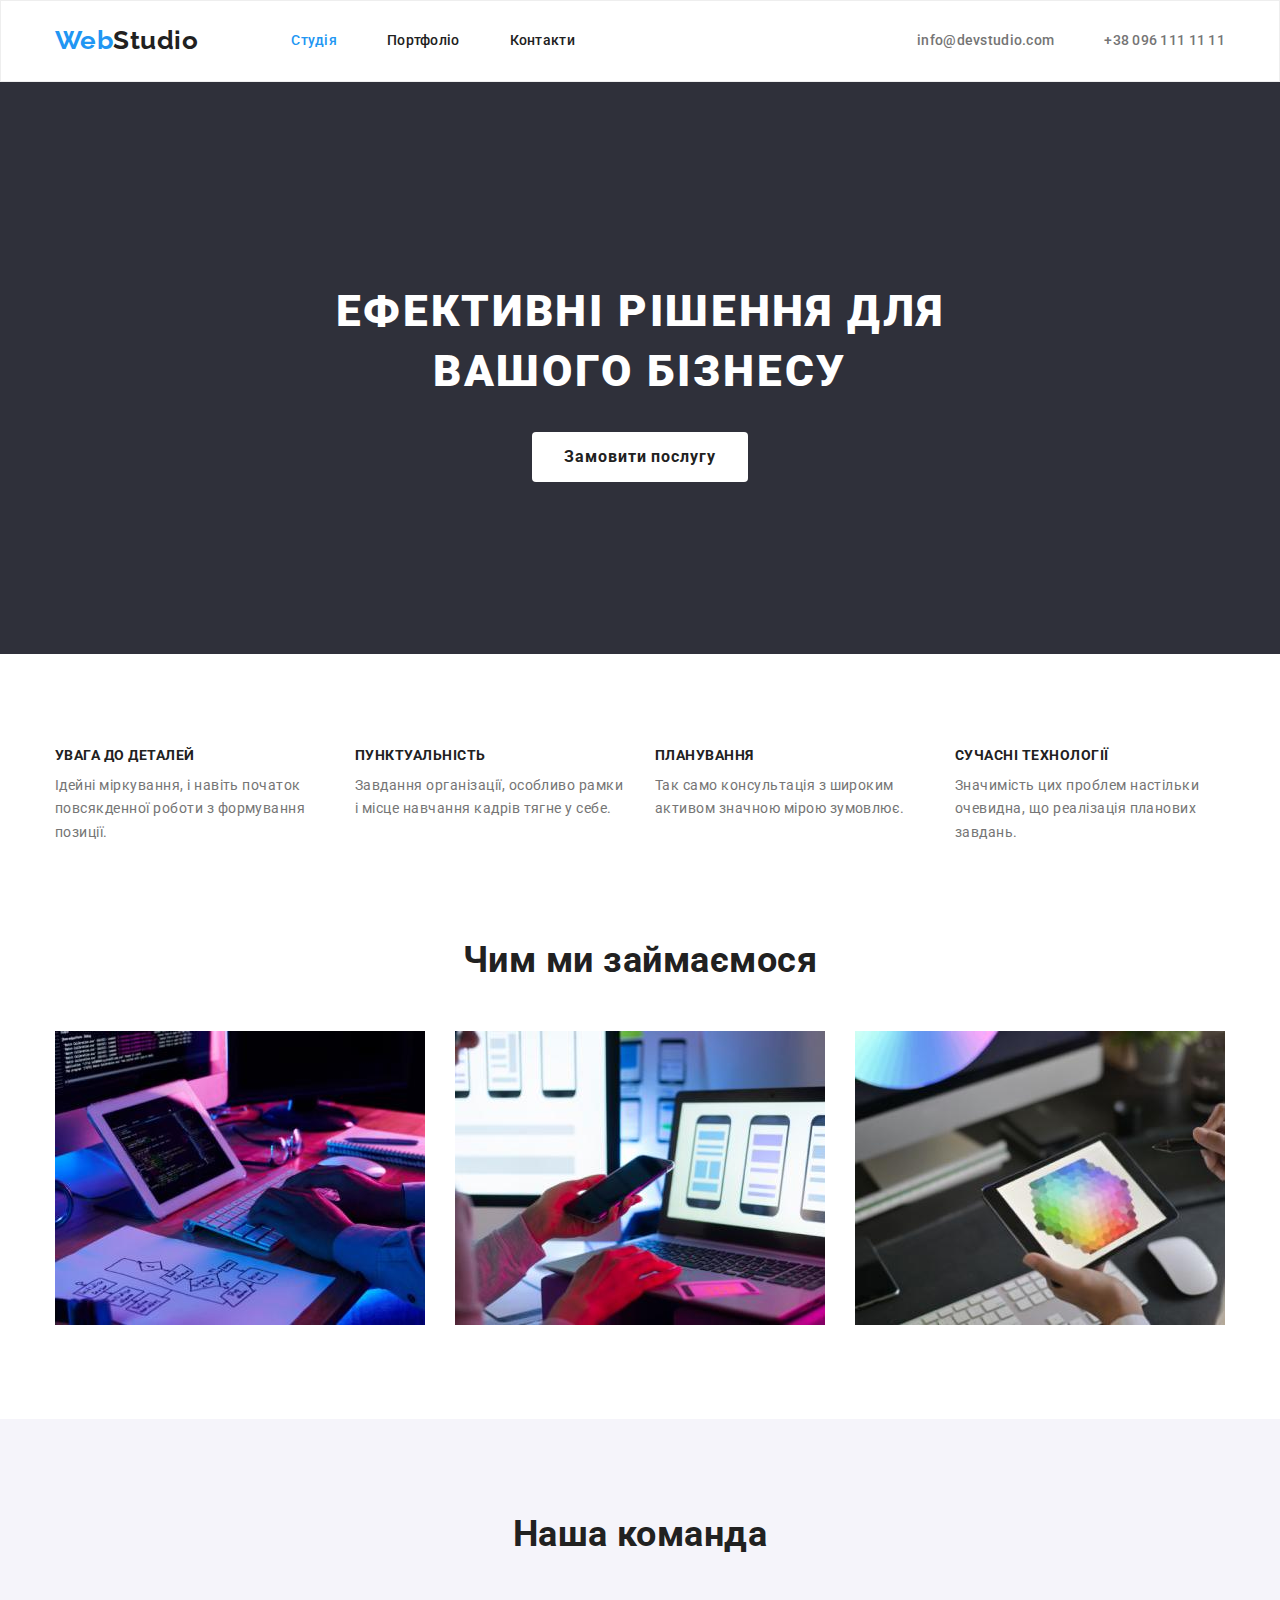
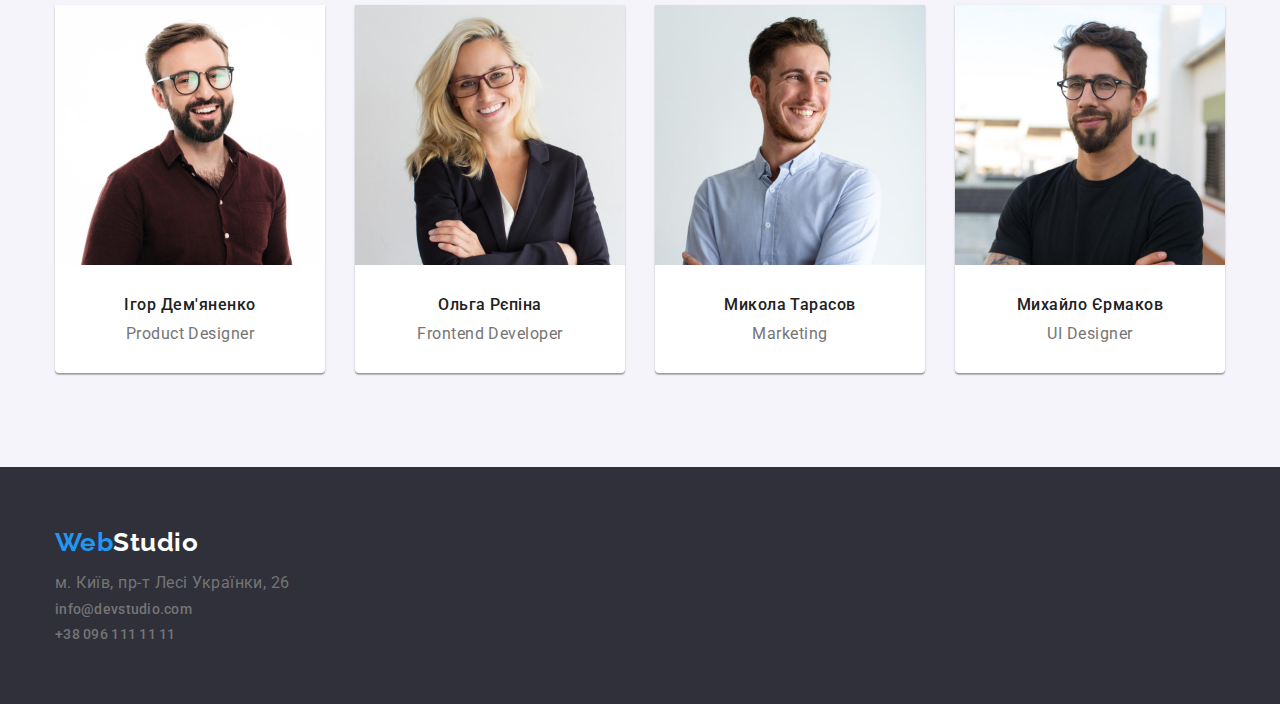
<file: index.html>
<!DOCTYPE html>
<html lang="uk">
  <head>
    <meta charset="UTF-8" />
    <meta http-equiv="X-UA-Compatible" content="IE=edge" />
    <meta name="viewport" content="width=device-width, initial-scale=1.0" />
    <title>Домашнє завдання №3</title>
    <link rel="preconnect" href="https://fonts.googleapis.com" />
    <link rel="preconnect" href="https://fonts.gstatic.com" crossorigin />
    <link
      href="https://fonts.googleapis.com/css2?family=Montserrat:wght@400;700&family=Raleway:wght@700&family=Roboto:wght@400;500;700;900&display=swap"
      rel="stylesheet"
    />
    <link
      rel="stylesheet"
      href="https://cdnjs.cloudflare.com/ajax/libs/modern-normalize/1.1.0/modern-normalize.min.css"
    />
    <link rel="stylesheet" href="./css/styles.css" />
  </head>
  <body>
    <header class="page-header">
      <div class="container box">
        <a href="./index.html" class="logo"
          ><span class="logo_color">Web</span>Studio</a
        >
        <nav class="site-nav">
          <ul class="site-nav list">
            <li class="item">
              <a href="./index.html" class="link current">Студія</a>
            </li>
            <li class="item">
              <a href="./portfolio.html" class="link">Портфоліо</a>
            </li>
            <li class="item"><a href="" class="link">Контакти</a></li>
          </ul>
        </nav>
        <ul class="contacts list">
          <li class="item">
            <a href="mailto:info@devstudio.com" class="link"
              >info@devstudio.com</a
            >
          </li>
          <li class="item">
            <a href="tel:+380961111111" class="link">+38 096 111 11 11</a>
          </li>
        </ul>
      </div>
    </header>
    <main>
      <!-- герой -->
      <section class="hero">
        <h1 class="title">Ефективні рішення для <br>вашого бізнесу</h1>
        <button class="order">Замовити послугу</button>
      </section>
      <!-- наші якості -->
      <section class="section features">
        <div class="container">
          <!-- <h2>наші якості</h2> -->
          <ul class="features list">
            <li class="item">
              <h3 class="title">УВАГА ДО ДЕТАЛЕЙ</h3>
              <p class="text">
                Ідейні міркування, і навіть початок повсякденної роботи з
                формування позиції.
              </p>
            </li>
            <li class="item">
              <h3 class="title">ПУНКТУАЛЬНІСТЬ</h3>
              <p class="text">
                Завдання організації, особливо рамки і місце навчання кадрів
                тягне у себе.
              </p>
            </li>
            <li class="item">
              <h3 class="title">ПЛАНУВАННЯ</h3>
              <p class="text">
                Так само консультація з широким активом значною мірою зумовлює.
              </p>
            </li>
            <li class="item">
              <h3 class="title">СУЧАСНІ ТЕХНОЛОГІЇ</h3>
              <p class="text">
                Значимість цих проблем настільки очевидна, що реалізація
                планових завдань.
              </p>
            </li>
          </ul>
        </div>
      </section>
      <!-- чим ми займаємось -->
      <section class="section work">
        <div class="container">
          <h2 class="title">Чим ми займаємося</h2>
          <ul class="work list">
            <li>
              <img src="./images/Coding.jpg" alt="Розробка коду" width="370" />
            </li>
            <li>
              <img
                src="./images/Adaptatin_for_mobile_devices.jpg"
                alt="адаптація на мобільний пристрій"
                width="370"
              />
            </li>
            <li>
              <img
                src="./images/Test_on_tablet_pc.jpg"
                alt="тестування на планшеті"
                width="370"
              />
            </li>
          </ul>
        </div>
      </section>
      <!-- наша команда -->
      <section class="section our-team">
        <div class="container">
          <h2 class="our-team title">Наша команда</h2>

          <ul class="our-team list">
            <li class="item">
              <img
                class="card"
                src="./images/Igor_Demyanenko.jpg"
                alt="Ігор Дем'яненко"
                width="270"
              />
              <h3 class="specialist-name">Ігор Дем'яненко</h3>
              <p class="proffession">Product Designer</p>
            </li>
            <li class="item">
              <img
                class="card"
                src="./images/Olha_Repina.jpg"
                alt="Ольга Рєпіна"
                width="270"
              />
              <h3 class="specialist-name">Ольга Рєпіна</h3>
              <p class="proffession">Frontend Developer</p>
            </li>
            <li class="item">
              <img
                class="card"
                src="./images/Mykola_Tarasov.jpg"
                alt="Микола Тарасов"
                width="270"
              />
              <h3 class="specialist-name">Микола Тарасов</h3>
              <p class="proffession">Marketing</p>
            </li>
            <li class="item">
              <img
                class="card"
                src="./images/Mykhajlo_Yermakov.jpg"
                alt="Михайло Єрмаков"
                width="270"
              />
              <h3 class="specialist-name">Михайло Єрмаков</h3>
              <p class="proffession">UI Designer</p>
            </li>
          </ul>
        </div>
      </section>
    </main>
    <footer>
      <div class="container">
        <a href="" class="logo-footer"
          ><span class="logo_color">Web</span>Studio</a
        >
        <address>
          <p class="address">м. Київ, пр-т Лесі Українки, 26</p>
          <ul class="contacts-footer list">
            <li class="item">
              <a href="mailto:info@devstudio.com" class="link"
                >info@devstudio.com</a
              >
            </li>
            <li class="item">
              <a href="tel:+380961111111" class="link">+38 096 111 11 11</a>
            </li>
          </ul>
        </address>
      </div>
    </footer>
  </body>
</html>
</file>
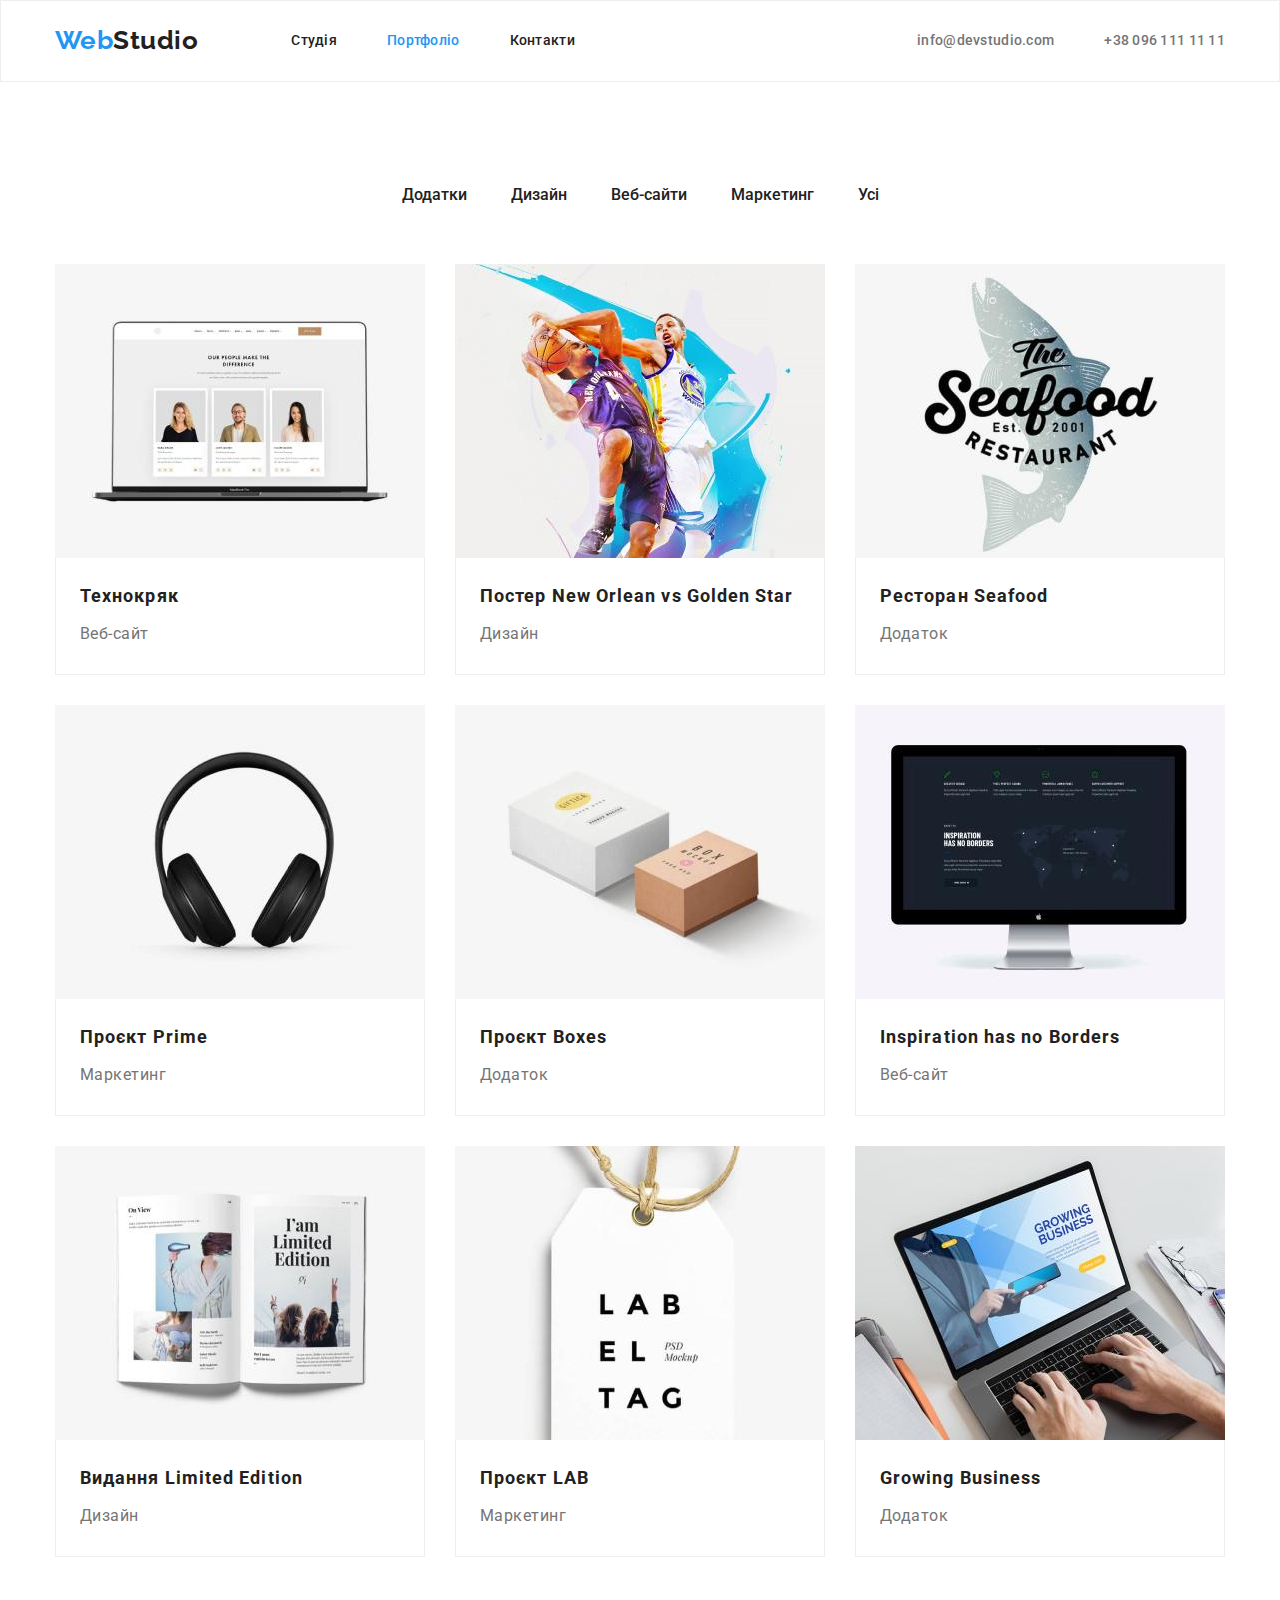
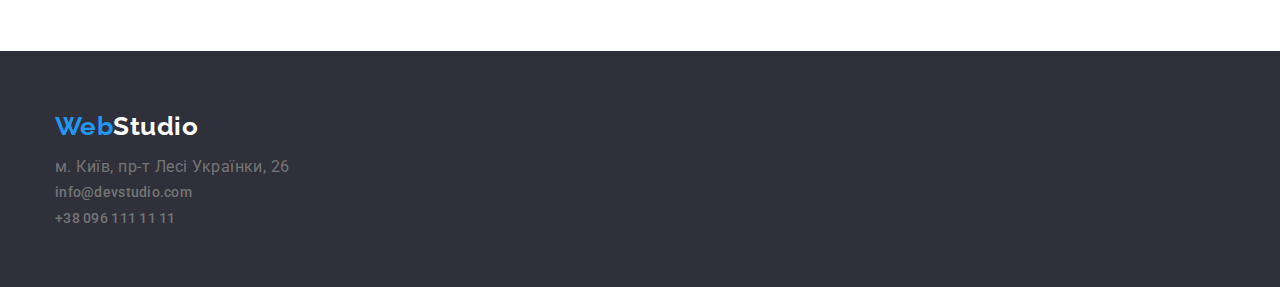
<file: portfolio.html>
<!DOCTYPE html>
<html lang="uk">
  <head>
    <meta charset="UTF-8" />
    <meta http-equiv="X-UA-Compatible" content="IE=edge" />
    <meta name="viewport" content="width=device-width, initial-scale=1.0" />
    <title>Домашнє завдання №3</title>
    <link rel="preconnect" href="https://fonts.googleapis.com" />
    <link rel="preconnect" href="https://fonts.gstatic.com" crossorigin />
    <link
      href="https://fonts.googleapis.com/css2?family=Montserrat:wght@400;700&family=Raleway:wght@700&family=Roboto:wght@400;500;700;900&display=swap"
      rel="stylesheet"
    />
    <link
      rel="stylesheet"
      href="https://cdnjs.cloudflare.com/ajax/libs/modern-normalize/1.1.0/modern-normalize.min.css"
    />
    <link rel="stylesheet" href="./css/styles.css" />
  </head>
  <body>
    <header class="page-header">
      <div class="container box">
        <a href="./index.html" class="logo"
          ><span class="logo_color">Web</span>Studio</a
        >
        <nav class="site-nav">
          <ul class="site-nav list">
            <li class="item"><a href="./index.html" class="link">Студія</a></li>
            <li class="item">
              <a href="./portfolio.html" class="link current">Портфоліо</a>
            </li>
            <li class="item"><a href="" class="link">Контакти</a></li>
          </ul>
        </nav>
        <ul class="contacts list">
          <li class="item">
            <a href="mailto:info@devstudio.com" class="link"
              >info@devstudio.com</a
            >
          </li>
          <li class="item">
            <a href="tel:+380961111111" class="link">+38 096 111 11 11</a>
          </li>
        </ul>
      </div>
    </header>
    <main>
      <section class="section our-projects">
        <div class="container">
          <!-- <h1>Портфоліо</h1> -->
          <ul class="button-navigation list">
            <li><button type="button" class="button">Додатки</button></li>
            <li><button type="button" class="button">Дизайн</button></li>
            <li><button type="button" class="button">Веб-сайти</button></li>
            <li><button type="button" class="button">Маркетинг</button></li>
            <li><button type="button" class="button">Усі</button></li>
          </ul>
          <ul class="projects list">
            <li class="item">
              <a href="" class="link"
                ><img class="img"
                  src="./images/Technokryack.jpg"
                  alt="список спеціалістів"
                  width="370"
                /><div class="description">
                <h2 class="project-title">Технокряк</h2>
                <p class="project-description">Веб-сайт</p></div></a
              >
            </li>
            <li class="item">
              <a href="" class="link"
                ><img class="img"
                  src="./images/New_Orlean_vs_Golden_Star.jpg"
                  alt="гра в баскетбол"
                  width="370"
                /><div class="description">
                <h2 class="project-title">Постер New Orlean vs Golden Star</h2>
                <p class="project-description">Дизайн</p></div></a
              >
            </li>
            <li class="item">
              <a href="" class="link"
                ><img class="img"
                  src="./images/Seafood.jpg"
                  alt="логотип ресторану"
                  width="370"
                /><div class="description">
                <h2 class="project-title">Ресторан Seafood</h2>
                <p class="project-description">Додаток</p></div</a
              >
            </li>
            <li class="item">
              <a href="" class="link"
                ><img class="img" src="./images/Prime.jpg" alt="навушники" width="370" />
                <div class="description">
                <h2 class="project-title">Проєкт Prime</h2>
                <p class="project-description">Маркетинг</p></div></a
              >
            </li>
            <li class="item">
              <a href="" class="link"
                ><img class="img" src="./images/Boxes.jpg" alt="дві коробки" width="370" />
                <div class="description">
                <h2 class="project-title">Проєкт Boxes</h2>
                <p class="project-description">Додаток</p></div></a
              >
            </li>
            <li class="item">
              <a href="" class="link"
                ><img class="img"
                  src="./images/Inspiratoin_has_no_borders.jpg"
                  alt="карта на моніторі"
                  width="370"
                /><div class="description">
                <h2 class="project-title">Inspiration has no Borders</h2>
                <p class="project-description">Веб-сайт</p></div></a
              >
            </li>
            <li class="item">
              <a href="" class="link"
                ><img class="img"
                  src="./images/Limited_edition.jpg"
                  alt="відкритий журнал"
                  width="370"
                /><div class="description">
                <h2 class="project-title">Видання Limited Edition</h2>
                <p class="project-description">Дизайн</p></div></a
              >
            </li>
            <li class="item">
              <a href="" class="link"
                ><img class="img"
                  src="./images/Label_tag.jpg"
                  alt="бірка з написом"
                  width="370"
                /><div class="description">
                <h2 class="project-title">Проєкт LAB</h2>
                <p class="project-description">Маркетинг</p></div></a
              >
            </li>
            <li class="item">
              <a href="" class="link"
                ><img class="img"
                  src="./images/Growing_business.jpg"
                  alt="робота за ноутбуком"
                  width="370"
                /><div class="description">
                <h2 class="project-title">Growing Business</h2>
                <p class="project-description">Додаток</p></div></a
              >
            </li>
          </ul>
        </div>
      </section>
    </main>
    <footer>
      <div class="container">
        <a href="" class="logo-footer"
          ><span class="logo_color">Web</span>Studio</a
        >
        <address>
          <p class="address">м. Київ, пр-т Лесі Українки, 26</p>
          <ul class="contacts-footer list">
            <li class="item">
              <a href="mailto:info@devstudio.com" class="link"
                >info@devstudio.com</a
              >
            </li>
            <li class="item">
              <a href="tel:+380961111111" class="link">+38 096 111 11 11</a>
            </li>
          </ul>
        </address>
      </div>
    </footer>
  </body>
</html>
</file>
<file: css/styles.css>
:root {
    --primary-text-color: #757575;
    --title-text-color: #212121;
    --accent-color: #2196F3;
   }
/* body===================================== */
body {
    /* width: 1600px; */
    background-color: white;
    color: var(--primary-text-color);
    font-family: 'Roboto';
    letter-spacing: 0.03em;
}
.section {
    padding-bottom: 94px;
    padding-top: 94px;
}
.container {
    width: 1200px;
    padding-left: 15px;
    padding-right: 15px;
    margin-left: auto;
    margin-right: auto;

}
.list {
    list-style: none;
    padding: 0;
    margin: 0;
}
h2,
h3,
h4 {
    margin-top: 0;
    margin-bottom: 0;
}
a {
    text-decoration: none;
    }
    
/* body===================================== */
/* header=========================== */
/* logo========================= */
.page-header{
border: 1px solid #EEEEEE;
}
.box{
    display: flex;
    align-items: center;
    
}
.logo {
      margin-right: 93px;
     font-family: 'Raleway';
     font-style: normal;
     font-weight: 700;
     font-size: 26px;

     color: var(--title-text-color);
   }
.logo_color {
     color: var(--accent-color);
}
/* header=========================== */
/* logo========================= */
/* навигация сайта============= */
.site-nav{
    display: flex;
    margin-right: auto;
}
.site-nav .item {
       margin-right: 50px;
}
.site-nav .item:last-child {
    margin-right: 0;
}
.site-nav .link {
    display: block;
    padding-top: 32px;
    padding-bottom: 32px;
    font-weight: 500;
    font-size: 14px;
    line-height: 1.14;
    letter-spacing: 0.02em;

    color: var(--title-text-color);
}
.list .link:hover,
.list .link:focus
 {
    color: var(--accent-color);
}
/* навігація сайта============= */
/* контакти ===============*/
.contacts {
    display: flex;
}
.contacts .item{
        margin-right: 50px;
}
.contacts .item:last-child{
    margin-right: 0;
}
.contacts .link {
        display: block;
        
        font-weight: 500;
        font-size: 14px;
        line-height: 1.14;
        letter-spacing: 0.02em;

        color: var(--primary-text-color);
}
.site-nav .link.current {
    color: var(--accent-color);
}
/* контакти */
/* header=========================== */
/* main 1=============================*/

/* section hero =====================*/
.hero {
    background-color: #2F303A;
    text-align: center;
    padding-top: 200px;
    padding-bottom: 172px;
   }
.hero .title {
    margin-top: 0;
    margin-bottom: 30px;

    font-weight: 900;
    font-size: 44px;
    line-height: 1.36;
    text-align: center;
    letter-spacing: 0.06em;
    text-transform: uppercase;
  
    color: #FFFFFF;
}
/* кнопка замовити послугу =========== */
.hero .order{
    display: inline-block;
    border-radius: 4px;
    border-style: none;
    padding-top: 10px;
    padding-bottom: 10px;
    padding-left: 32px;
    padding-right: 32px;
    margin-bottom: 0;
    
    min-width: 216px;
    min-height: 50px;
    
    font-weight: 700;
    font-size: 16px;
    line-height: 1.87;
    align-items: center;
    text-align: center;
    letter-spacing: 0.06em;

    background-color: white;
    color: var(--title-text-color);
}
.hero .order:hover {
    cursor: pointer;

    background-color: var(--accent-color);
    color: #FFFFFF;
}
/* кнопка замовити послугу =========== */
/* section hero =====================*/
 /* section наші якості =======================*/

.features .list {
    display: flex;
    justify-content: space-between;
} 
.features .item{
    margin-right: 30px;
    width: 270px;
}
.features .item:last-child{
    margin-right:0;
}
.list .title {
    margin-top: 0;
    margin-bottom: 0;
    margin-right: 30px;

    font-weight: 700;
    font-size: 14px;
    line-height: 1.14;
    text-transform: uppercase;

    color: var(--title-text-color)
}
.list .title:last-child{
    margin-right: 0;
}
.list .text {
    margin-top: 10px;
    margin-bottom: 0;

    font-size: 14px;
    line-height: 1.7;
}
 /* section наші якості =======================*/
/* section чим ми займаємось =========================*/
.work {
    padding-top: 0;
}
.work .list {
    display: flex;
    justify-content: space-between;
}

.work .title{ 
    margin-bottom: 50px;

    font-weight: 700;
    font-size: 36px;
    line-height: 1.17;
    text-align: center;

    color: var(--title-text-color);
}
/* section чим ми займаємось =========================*/
/* section наша команда============================== */
.our-team {
    background-color: #F5F4FA;
}
.our-team .title {
    margin-top: 0;
    margin-bottom: 0;
    font-weight: 700;
    font-size: 36px;
    line-height: 1.17;
    text-align: center;

    color: var(--title-text-color)
}
.our-team .list {
    display: flex;
    gap: 30px;
    justify-content: space-between;
    margin-top: 50px;
}
.our-team .item{
    padding-bottom: 30px;
    border-radius: 0px 0px 4px 4px;
    background-color: #FFFFFF;
    box-shadow: 0px 1px 3px rgba(0, 0, 0, 0.12), 0px 1px 1px rgba(0, 0, 0, 0.14), 0px 2px 1px rgba(0, 0, 0, 0.2);
}
.specialist-name {
    margin-top: 30px;
    margin-bottom: 0;

    font-weight: 500;
    font-size: 16px;
    line-height: 1.19;
    text-align: center;

    color: var(--title-text-color);
    }
.proffession {
    margin-bottom: 0;
    margin-top: 10px;
    
    line-height: 1.19;
    font-size: 16px;
    text-align: center;
}
/* section наша команда============================== */
/* main 1=============================*/

/* main 2 Портфоліо====================================================================== */

/* кнопки навигації============================= */

.button-navigation {
    display: flex;
    justify-content: center;
    margin-bottom: 50px;
}

 .list .button{
    display: inline-block;
    padding-top: 6px;
    padding-bottom: 6px;
    padding-left: 22px;
    padding-right: 22px;
    margin-left: 8px;

    border-radius: 4px;
    border-style: none;

    font-weight: 500;
    font-size: 16px;
    line-height: 1.6;

    color: var(--title-text-color) ;
    background-color: transparent;
} 
.project-list .link {
    display: block
}

.list .button:last-child {
    margin-left: 0;
    
}
.list .button:hover,
.list .button:focus {
cursor: pointer;
background-color: var(--accent-color) ;
color: white ;
}

/* кнопки навигації============================= */
/* галерея проєктів============================== */


.projects {
    display: flex;
    flex-wrap: wrap;
    
    margin: -15px;
}
img{
    display: block;
}
.projects > .item {
    width: 370px;
    
    margin: 15px;
    flex-basis: calc((100% - 30px * 3) / 3);
}

.description {
    border-right: 1px solid #EEEEEE;
    border-left: 1px solid #EEEEEE;
    border-bottom: 1px solid #EEEEEE;

    padding-bottom: 24px;
    padding-top: 20px;
    padding-left: 24px;
    padding-right: 24px;
}

.list .project-title {
    margin-bottom: 0;

    font-weight: 700;
    font-size: 18px;
    line-height: 2;
    letter-spacing: 0.06em;

    color: var(--title-text-color);
}

.list .project-description {
    margin-top:4px ;
    margin-bottom: 0;
    font-size: 16px;
    line-height: 2;

    color: var(--primary-text-color);
}
/* галерея проєктів============================== */
/* main 2 Портфоліо===================================================================== */
/* footer=============================== */
footer {
    background-color: #2F303A;
}
.logo-footer {
     display: inline-block;
     margin-top: 60px;
     margin-bottom: 0;

     font-family: 'Raleway';
     font-style: normal;
     font-weight: 700;
     font-size: 26px;
     line-height: 1.2;

     color:#FFFFFF;
}

.address {
    margin-top: 20;
    margin-bottom: 0;
    font-style: normal;
    color: var(--primary-text-color);
}
address {
    padding-bottom: 60px;
}

.contacts-footer .link {
    display: inline-block;
    margin-top: 9px;
    margin-bottom: 0;

    font-style: normal;
    font-weight: 500;
    font-size: 14px;
    line-height: 1.14;
    letter-spacing: 0.02em;

    color: var(--primary-text-color)
}

/* footer=============================== */
</file>
